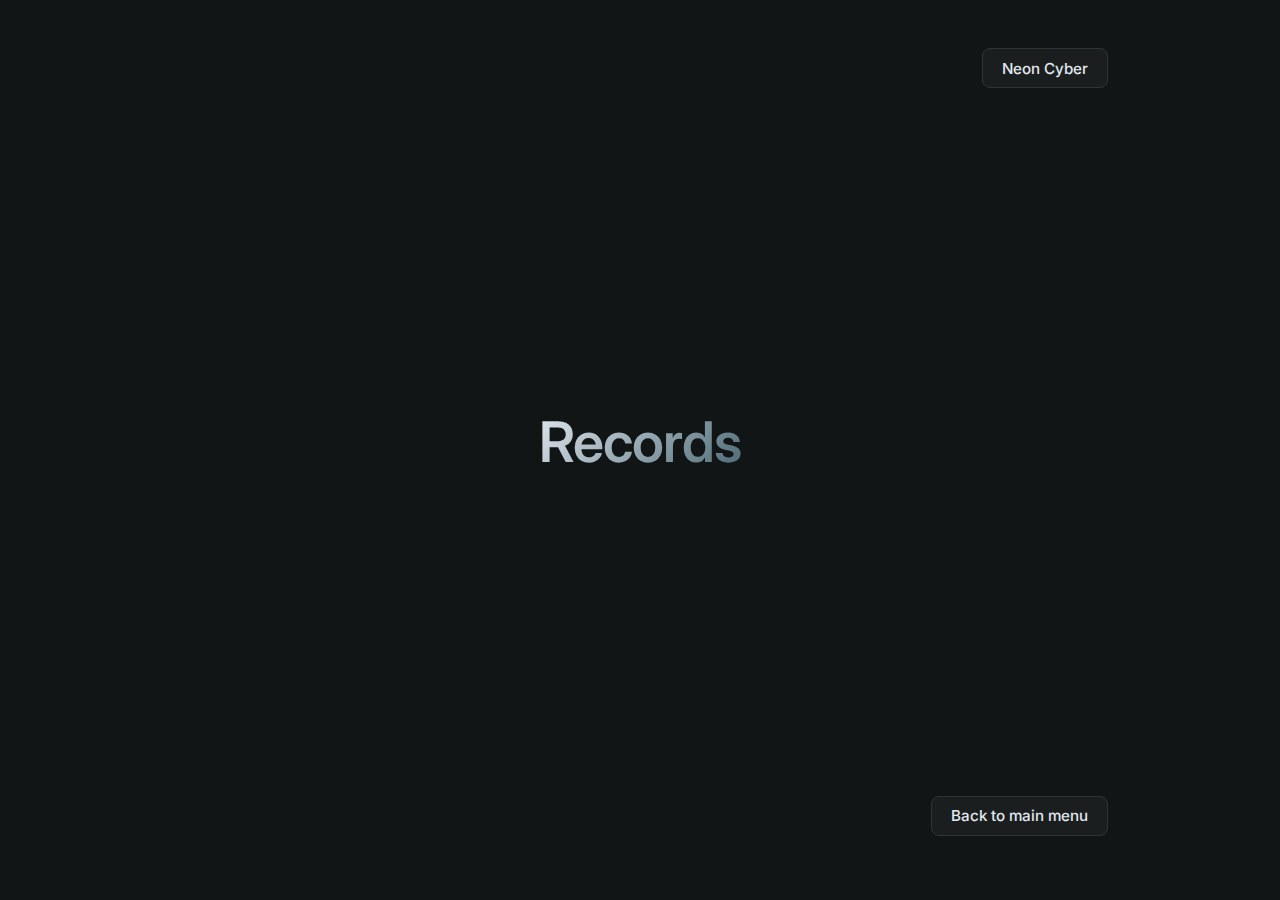
<file: pages/records.html>
<!doctype html>
<html lang="en">
  <head>
    <meta charset="UTF-8" />
    <meta name="viewport" content="width=device-width, initial-scale=1.0" />
    <link rel="icon" type="image/png" href="../assets/favicon.png" />
    <link rel="stylesheet" href="../css/main.css" />
    <link rel="stylesheet" href="../css/records.css" />
    <title>Records</title>
  </head>
  <body>
    <main class="main-container">
      <div class="theme-container">
        <button class="button" id="theme-toggle">Theme</button>
      </div>
      <section class="main-title-container">
        <h1 class="main-title">Records</h1>
      </section>
      <div class="main-options-container">
        <section>
          <button class="button" id="records-back-button">
            Back to main menu
          </button>
        </section>
      </div>
    </main>
    <script src="../js/ui.js"></script>
    <script src="../js/records.js"></script>
  </body>
</html>
</file>
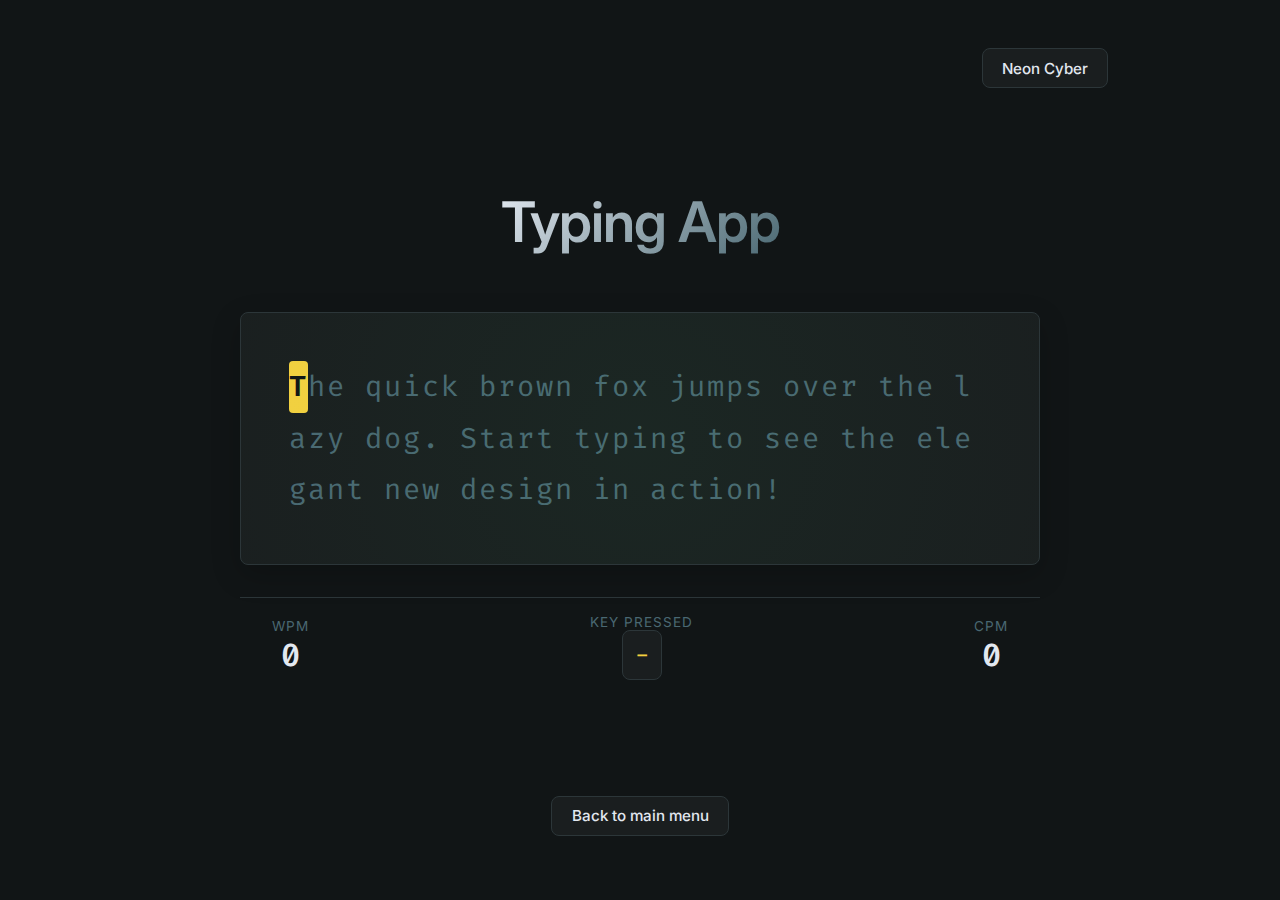
<file: pages/typing-app.html>
<!doctype html>
<html lang="en">
  <head>
    <meta charset="UTF-8" />
    <meta name="viewport" content="width=device-width, initial-scale=1.0" />
    <meta name="description" content="Typing App" />
    <link rel="icon" type="image/png" href="../assets/favicon.png" />
    <link rel="stylesheet" href="../css/main.css" />
    <link rel="stylesheet" href="../css/typing-app.css" />
    <title>Typing App</title>
  </head>
  <body>
    <main class="main-container">
      <div class="theme-container">
        <button class="button" id="theme-toggle">Theme</button>
      </div>
      <section class="main-title-container">
        <section class="typing-app-title">
          <h1 class="main-title">Typing App</h1>
        </section>
        
        <section class="typing-app-dashboard">
          <div class="typing-box">
            <div class="typing-text" id="typing-text"></div>
          </div>
          
          <section class="typing-info">
            <div class="stat-item">
              <span class="stat-label">WPM</span>
              <span class="stat-value" id="wpm">0</span>
            </div>
            <div class="stat-item">
              <span class="stat-label">Key Pressed</span>
              <span id="key-pressed" class="key-pressed">-</span>
            </div>
            <div class="stat-item">
              <span class="stat-label">CPM</span>
              <span class="stat-value" id="cpm">0</span>
            </div>
          </section>
        </section>
      </section>
      <div class="main-options-container">
        <section>
          <button class="button" id="typing-back-button">
            Back to main menu
          </button>
        </section>
      </div>
    </main>
    <script src="../js/ui.js"></script>
    <script src="../js/typing-app.js"></script>
  </body>
</html>
</file>
<file: css/main.css>
@import url("https://fonts.googleapis.com/css2?family=Fira+Code:wght@400;500;600&family=Inter:wght@300;400;500;600&display=swap");

:root {
  /* Default Theme: Night Owl (similar to reference image) */
  --bg-color: #111516;
  --surface-color: #1a1e1f;
  --text-primary: #e2e8f0;
  --text-secondary: #4a6872; /* Untyped text */
  --accent-color: #f4d03f; /* Current character indicator */
  --success-color: #2ecc71; /* Typed text / blocks */
  --error-color: #e74c3c;
  --border-color: #2c3639;
  --glow-shadow: 0 0 20px rgba(46, 204, 113, 0.2);
  --background-color: #111516;
  --secondary-color: #1a1e1f;

  --font-ui: "Inter", sans-serif;
  --font-mono: "Fira Code", monospace;

  --border-radius: 8px;
  --transition-speed: 0.3s;
}

/* Light Theme */
body.light-theme {
  --bg-color: #f8f9fa;
  --surface-color: #ffffff;
  --text-primary: #212529;
  --text-secondary: #adb5bd;
  --accent-color: #339af0;
  --success-color: #20c997;
  --error-color: #fa5252;
  --border-color: #dee2e6;
  --glow-shadow: 0 4px 15px rgba(0, 0, 0, 0.05);
  --background-color: #f8f9fa;
  --secondary-color: #ffffff;
}

/* Neon Cyber Theme */
body.neon-theme {
  --bg-color: #0b0c10;
  --surface-color: #1f2833;
  --text-primary: #66fcf1;
  --text-secondary: #45a29e;
  --accent-color: #ff007f;
  --success-color: #66fcf1;
  --error-color: #ff003c;
  --border-color: #45a29e;
  --glow-shadow: 0 0 15px rgba(102, 252, 241, 0.4);
  --background-color: #0b0c10;
  --secondary-color: #1f2833;
}

* {
  margin: 0;
  padding: 0;
  box-sizing: border-box;
}

body {
  font-family: var(--font-ui);
  background-color: var(--bg-color);
  color: var(--text-primary);
  transition:
    background-color var(--transition-speed),
    color var(--transition-speed);
  min-height: 100vh;
  overflow-x: hidden;
}

/* Base layouts */
.main-container {
  width: 90%;
  max-width: 1000px;
  margin: 0 auto;
  padding: 2rem;
  display: grid;
  grid-template-rows: auto 1fr auto;
  min-height: 100vh;
  gap: 2rem;
}

/* Header & Theme Toggle */
.theme-container {
  display: flex;
  justify-content: flex-end;
  padding-top: 1rem;
}

.button {
  font-family: var(--font-ui);
  padding: 0.6rem 1.2rem;
  border-radius: var(--border-radius);
  border: 1px solid var(--border-color);
  cursor: pointer;
  background-color: var(--surface-color);
  color: var(--text-primary);
  font-size: 0.95rem;
  font-weight: 500;
  transition: all var(--transition-speed);
  text-decoration: none;
  display: inline-flex;
  align-items: center;
  justify-content: center;
}

.button:hover {
  border-color: var(--accent-color);
  box-shadow: 0 0 10px rgba(244, 208, 63, 0.1);
  transform: translateY(-1px);
}

/* Main Titles */
.main-title-container {
  display: flex;
  flex-direction: column;
  justify-content: center;
  align-items: center;
  gap: 1.5rem;
  text-align: center;
}

.main-title {
  font-size: 3.5rem;
  font-weight: 600;
  letter-spacing: -1px;
  background: linear-gradient(
    135deg,
    var(--text-primary),
    var(--text-secondary)
  );
  -webkit-background-clip: text;
  -webkit-text-fill-color: transparent;
  animation: fadeIn 0.8s ease-out;
}

/* ── Typing Console CTA ── */
.typing-console {
  display: inline-flex;
  align-items: center;
  gap: 4px;
  font-family: var(--font-mono);
  font-size: 1.4rem;
  background: var(--surface-color);
  border: 1px solid var(--border-color);
  border-radius: var(--border-radius);
  padding: 1rem 2rem;
  cursor: pointer;
  transition: all 0.35s ease;
  min-width: 400px;
  min-height: 60px;
}

.typing-console:hover {
  border-color: var(--accent-color);
  transform: translateY(-3px);
  box-shadow: 0 8px 30px rgba(244, 208, 63, 0.15), var(--glow-shadow);
}

.typing-console:active {
  transform: translateY(0);
}

.console-prefix {
  color: var(--success-color);
  font-weight: 600;
  user-select: none;
}

.console-text {
  color: var(--text-primary);
  letter-spacing: 1px;
}

.console-cursor {
  color: var(--accent-color);
  font-weight: 300;
  animation: cursorBlink 0.8s step-end infinite;
}

@keyframes cursorBlink {
  0%, 100% { opacity: 1; }
  50% { opacity: 0; }
}

.console-hint {
  font-family: var(--font-ui);
  font-size: 0.8rem;
  color: var(--text-secondary);
  text-transform: uppercase;
  letter-spacing: 2px;
  margin-top: 0.8rem;
  opacity: 0;
  transition: opacity 0.4s ease;
}

.main-title-container:hover .console-hint {
  opacity: 0.6;
}

/* Options / Footer */
.main-options-container {
  display: flex;
  justify-content: center;
  gap: 1.5rem;
  padding-bottom: 2rem;
}

.configure-button,
.records-button {
  min-width: 140px;
}

@keyframes fadeIn {
  from {
    opacity: 0;
    transform: translateY(-10px);
  }
  to {
    opacity: 1;
    transform: translateY(0);
  }
}

@keyframes blink {
  0%,
  100% {
    opacity: 1;
  }
  50% {
    opacity: 0;
  }
}

input,
textarea {
  font-family: var(--font-ui);
  background-color: var(--surface-color);
  color: var(--text-primary);
  border: 1px solid var(--border-color);
  border-radius: var(--border-radius);
  padding: 0.8rem;
  transition: border-color var(--transition-speed);
}

input:focus,
textarea:focus {
  outline: none;
  border-color: var(--accent-color);
  box-shadow: 0 0 8px rgba(244, 208, 63, 0.2);
}

/* SweetAlert2 Theme overrides */
body .swal2-container .swal2-popup {
  background-color: var(--surface-color) !important;
  color: var(--text-primary) !important;
  border: 1px solid var(--border-color) !important;
  border-radius: var(--border-radius) !important;
  font-family: var(--font-ui) !important;
}

body .swal2-container .swal2-title {
  color: var(--text-primary) !important;
}

body .swal2-container .swal2-html-container {
  color: var(--text-secondary) !important;
}

/* SweetAlert2 Confirm Button to look like standard App button */
body .swal2-container .swal2-styled.swal2-confirm {
  font-family: var(--font-ui) !important;
  padding: 0.6rem 1.2rem !important;
  border-radius: var(--border-radius) !important;
  border: 1px solid var(--border-color) !important;
  cursor: pointer !important;
  background-color: var(--surface-color) !important;
  color: var(--text-primary) !important;
  font-size: 0.95rem !important;
  font-weight: 500 !important;
  transition: all var(--transition-speed) !important;
  box-shadow: none !important;
}

body .swal2-container .swal2-styled.swal2-confirm:hover {
  border-color: var(--accent-color) !important;
  box-shadow: 0 0 10px rgba(244, 208, 63, 0.1) !important;
  transform: translateY(-1px) !important;
}

/* SweetAlert2 Error Icon adjustments */
body .swal2-icon.swal2-error {
  border-color: var(--error-color) !important;
  color: var(--error-color) !important;
}
body .swal2-icon.swal2-error [class^='swal2-x-mark-line'] {
  background-color: var(--error-color) !important;
}

/* SweetAlert2 Success Icon adjustments */
body .swal2-icon.swal2-success {
  border-color: var(--success-color) !important;
  color: var(--success-color) !important;
}
body .swal2-icon.swal2-success [class^='swal2-success-line'] {
  background-color: var(--success-color) !important;
}
body .swal2-icon.swal2-success .swal2-success-ring {
  border-color: rgba(46, 204, 113, 0.3) !important;
}
</file>
<file: css/records.css>
.main-options-container {
  display: flex;
  justify-content: flex-end;
  width: 100%;
}
</file>
<file: css/typing-app.css>
.typing-app-dashboard {
  display: flex;
  flex-direction: column;
  justify-content: center;
  align-items: center;
  width: 100%;
  margin-top: 2rem;
}

/* Typing area styling */
.typing-box {
  background-color: var(--surface-color);
  border: 1px solid var(--border-color);
  border-radius: var(--border-radius);
  padding: 3rem;
  width: 100%;
  max-width: 800px;
  min-height: 250px;
  box-shadow: 0 10px 30px rgba(0,0,0,0.2);
  position: relative;
  overflow: hidden;
}

.typing-box::before {
  content: '';
  position: absolute;
  top: -50%; left: -50%;
  width: 200%; height: 200%;
  background: radial-gradient(circle at center, rgba(46, 204, 113, 0.05) 0%, transparent 60%);
  pointer-events: none;
}

.typing-text {
  font-family: var(--font-mono);
  font-size: 1.8rem;
  line-height: 1.8;
  color: var(--text-secondary);
  text-align: left;
  letter-spacing: 2px;
  white-space: pre-wrap;
  word-break: break-word;
}

/* Individual character states for typing effect */
.char {
  display: inline-block;
  border-radius: 4px;
  transition: all 0.1s;
}

.char.correct {
  background-color: var(--success-color);
  color: var(--bg-color); /* Dark text on green background */
  font-weight: 500;
}

.char.incorrect {
  background-color: var(--error-color);
  text-decoration: underline;
  text-decoration-color: #fff;
  color: #fff;
}

.char.current {
  background-color: var(--accent-color);
  color: var(--bg-color); /* Dark text on yellow background */
  animation: cursorBlink 1s infinite alternate;
  font-weight: 600;
}

@keyframes cursorBlink {
  from { opacity: 1; }
  to { opacity: 0.8; }
}

/* Stats Footer */
.typing-info {
  display: flex;
  justify-content: space-between;
  align-items: center;
  width: 100%;
  max-width: 800px;
  margin-top: 2rem;
  padding: 1rem 2rem;
  border-top: 1px solid var(--border-color);
}

.stat-item {
  display: flex;
  flex-direction: column;
  align-items: center;
}

.stat-label {
  font-size: 0.85rem;
  color: var(--text-secondary);
  text-transform: uppercase;
  letter-spacing: 1px;
}

.stat-value {
  font-family: var(--font-mono);
  font-size: 2rem;
  font-weight: 600;
  color: var(--text-primary);
}

.key-pressed {
  font-family: var(--font-mono);
  font-size: 1.5rem;
  color: var(--accent-color);
  min-width: 40px;
  text-align: center;
  background: var(--surface-color);
  padding: 0.5rem;
  border-radius: var(--border-radius);
  border: 1px solid var(--border-color);
}
</file>
